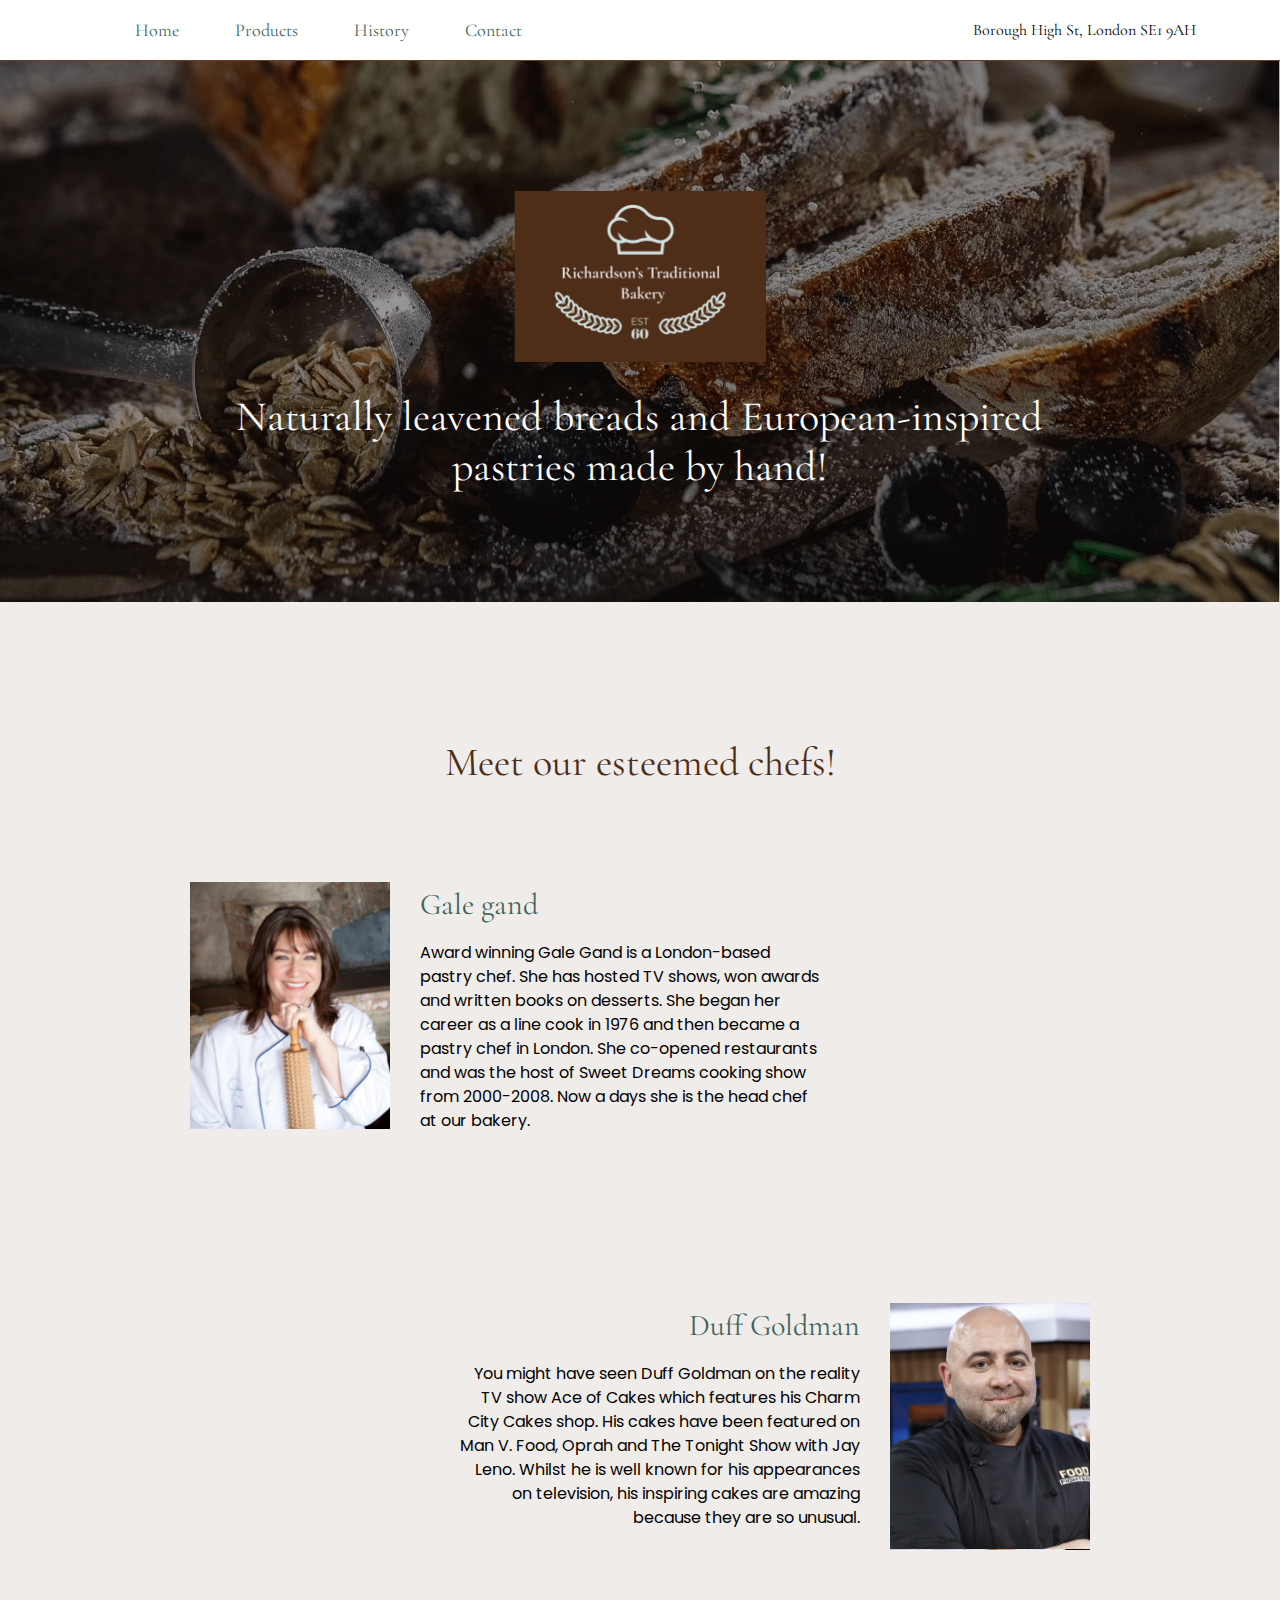
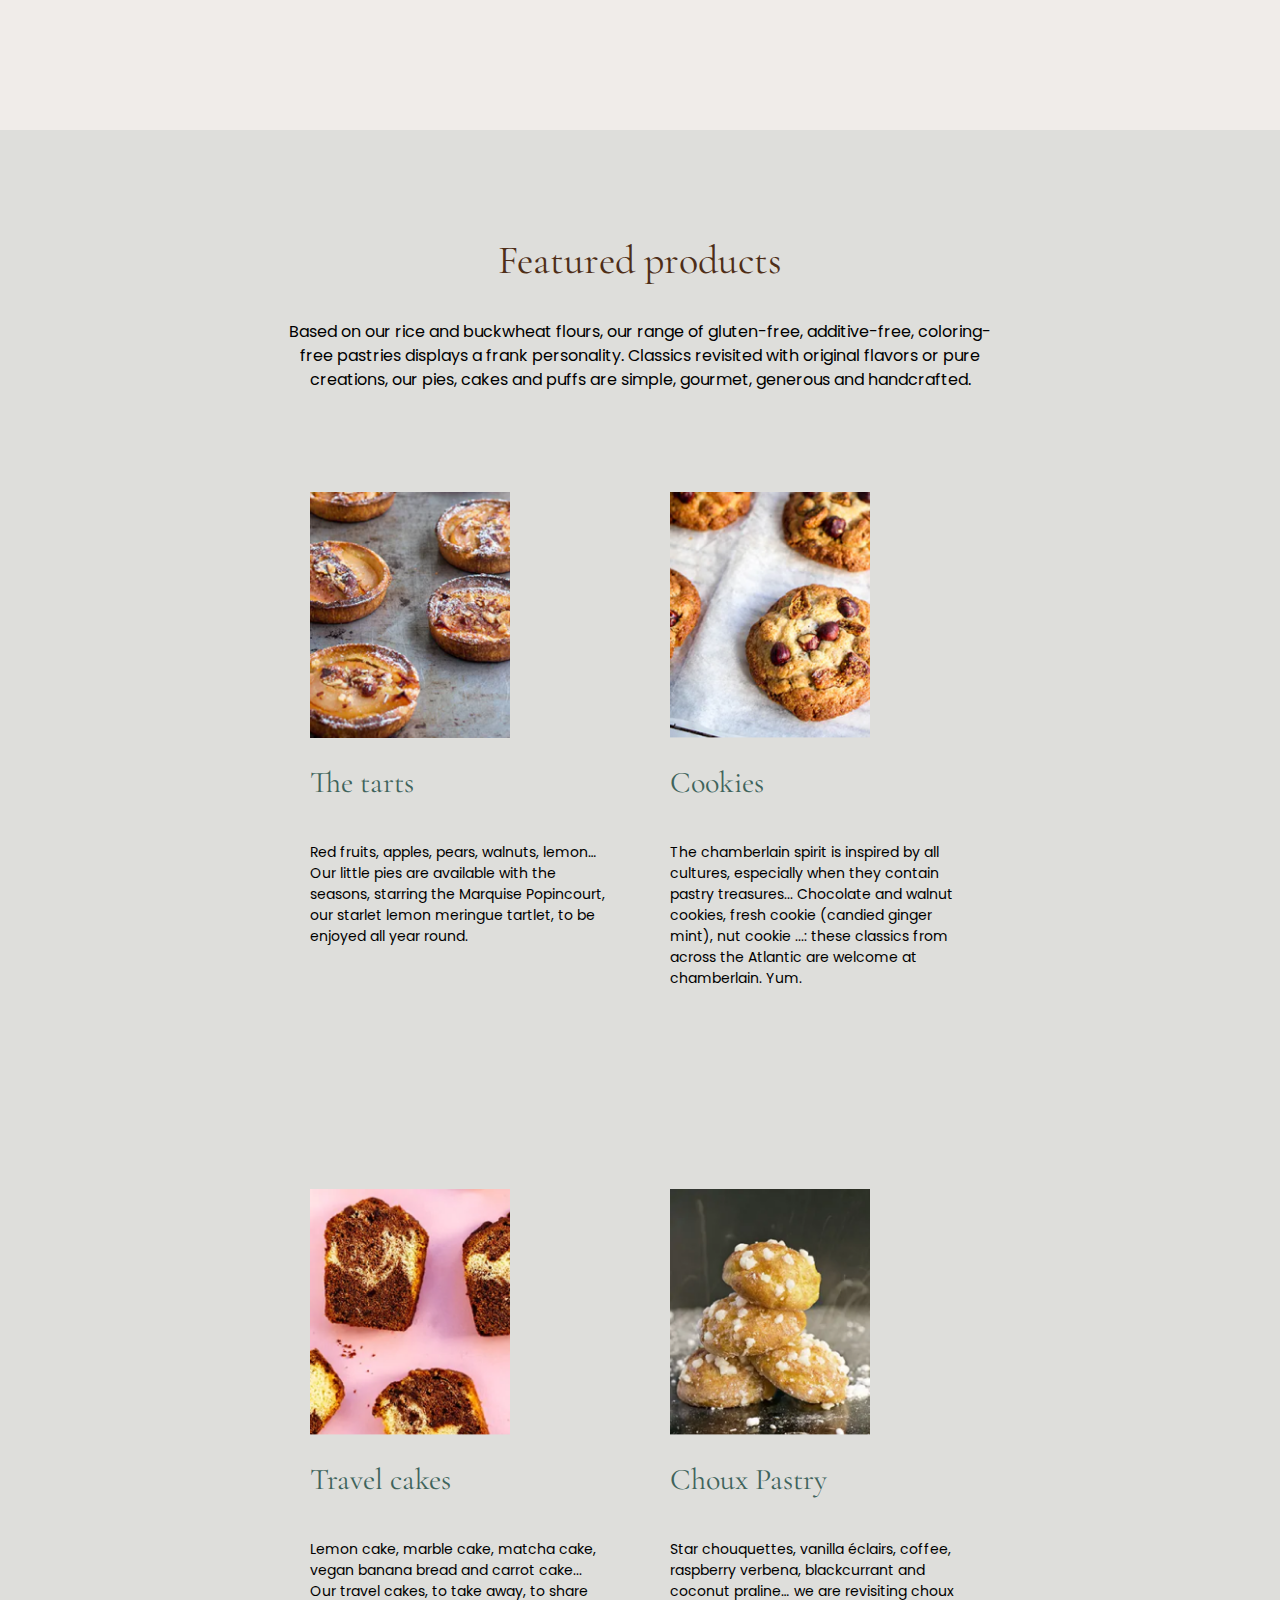
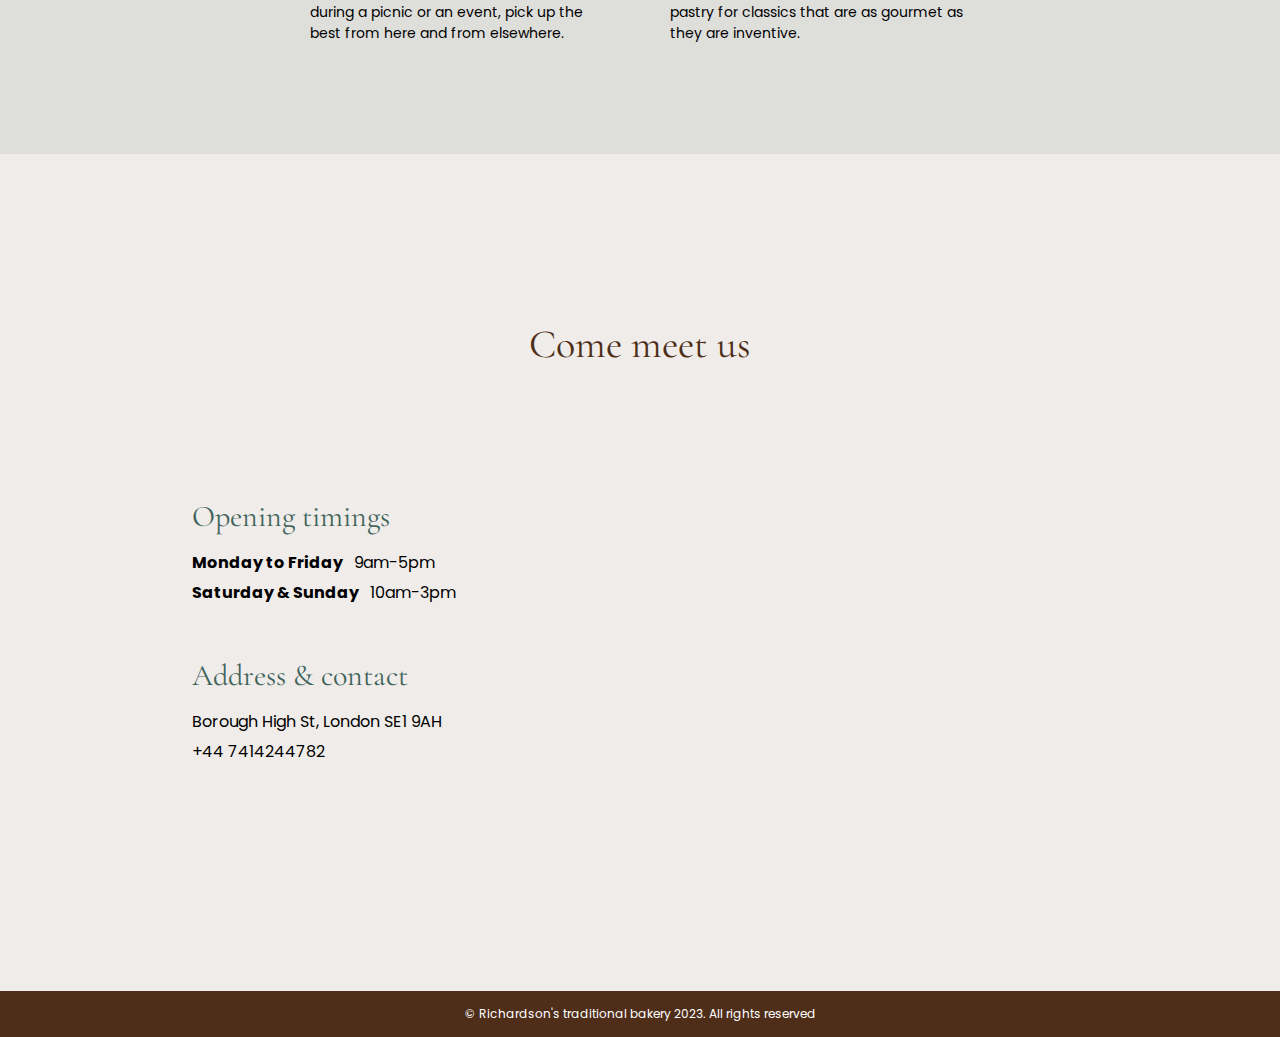
<file: index.html>
<!DOCTYPE html>
<html lang="en">
<head>
    <meta charset="utf-8"/>
    <title>Richardson's bakery</title>
    <link href="style.css" rel="stylesheet"/>
    <link href="https://fonts.googleapis.com" rel="preconnect"/>
    <link crossorigin href="https://fonts.gstatic.com" rel="preconnect"/>
    <link
            href="https://fonts.googleapis.com/css2?family=Cormorant+Garamond:wght@600;700&family=Poppins:wght@400;700&display=swap"
            rel="stylesheet"
    />
    <meta content="width=device-width, initial-scale=1" name="viewport">
</head>
<body>
<!-- Start navigation -->
<nav>
    <ul>
        <li>
            <a href="./index.html">Home</a>
        </li>
        <li>
            <a href="./products.html">Products</a>
        </li>
        <li>
            <a href="./history.html">History</a>
        </li>
        <li>
            <a href="./contact.html">Contact</a>
        </li>
    </ul>
    <p>Borough High St, London SE1 9AH</p>
</nav>
<!-- End navigation -->

<!-- Start header -->
<header>
    <figure>
        <img alt="close-up of bread pieces" src="./img/logo.png"/>
        <figcaption>
            Naturally leavened breads and European-inspired pastries made by hand!
        </figcaption>
    </figure>
</header>
<!-- End header -->

<!-- Chefs' profile section -->
<section class="chefs">
    <h2>Meet our esteemed chefs!</h2>
    <!-- Gale Gand's profile -->

    <figure>
        <img
                alt="picture of a female chef smiling while holding a rolling pin"
                src="./img/gale-gand.png"
        />
        <figcaption>
            <h3>Gale gand</h3>
            <p>
                Award winning Gale Gand is a London-based pastry chef. She has hosted TV
                shows, won awards and written books on desserts. She began her career as
                a line cook in 1976 and then became a pastry chef in London. She
                co-opened restaurants and was the host of Sweet Dreams cooking show from
                2000-2008. Now a days she is the head chef at our bakery.
            </p>
        </figcaption>
    </figure>
    <!-- Duff Goldman's profile -->
    <figure>
        <figcaption>
            <h3>Duff Goldman</h3>
            <p>
                You might have seen Duff Goldman on the reality TV show Ace of Cakes
                which features his Charm City Cakes shop. His cakes have been featured
                on Man V. Food, Oprah and The Tonight Show with Jay Leno. Whilst he is
                well known for his appearances on television, his inspiring cakes are
                amazing because they are so unusual.
            </p>
        </figcaption>
        <img
                alt="picture of of a male chef smiling"
                src="./img/duff-goldman.png"
        />
    </figure>
</section>
<!-- Featured products section -->
<section class="products">
    <h2>Featured products</h2>
    <p>
        Based on our rice and buckwheat flours, our range of gluten-free,
        additive-free, coloring-free pastries displays a frank personality.
        Classics revisited with original flavors or pure creations, our pies,
        cakes and puffs are simple, gourmet, generous and handcrafted.
    </p>
    <div>
        <figure>
            <img alt="image of tarts" src="./img/The tarts.png"/>
            <figcaption>
                <h3>The tarts</h3>
                <p>
                    Red fruits, apples, pears, walnuts, lemon… Our little pies are
                    available with the seasons, starring the Marquise Popincourt, our
                    starlet lemon meringue tartlet, to be enjoyed all year round.
                </p>
            </figcaption>
        </figure>
        <figure>
            <img alt="image of cookies" src="./img/cookies.png"/>
            <figcaption>
                <h3>Cookies</h3>
                <p>
                    The chamberlain spirit is inspired by all cultures, especially when
                    they contain pastry treasures... Chocolate and walnut cookies, fresh
                    cookie (candied ginger mint), nut cookie ...: these classics from
                    across the Atlantic are welcome at chamberlain. Yum.
                </p>
            </figcaption>
        </figure>
        <figure>
            <img alt="image of travel cakes" src="./img/Travel cakes.png"/>
            <figcaption>
                <h3>Travel cakes</h3>
                <p>
                    Lemon cake, marble cake, matcha cake, vegan banana bread and carrot
                    cake... Our travel cakes, to take away, to share during a picnic or an
                    event, pick up the best from here and from elsewhere.
                </p>
            </figcaption>
        </figure>
        <figure>
            <img alt="image of choux pastry" src="./img/Choux pastry.png"/>
            <figcaption>
                <h3>Choux Pastry</h3>
                <p>
                    Star chouquettes, vanilla éclairs, coffee, raspberry verbena,
                    blackcurrant and coconut praline… we are revisiting choux pastry for
                    classics that are as gourmet as they are inventive.
                </p>
            </figcaption>
        </figure>
    </div>
</section>
<!-- End of featured products section -->

<!-- Come meet us section -->
<section class="come-to-us">
    <h2>Come meet us</h2>
    <div class="come-to-us__wrapper">
        <div class="come-to-us__text">
            <h3>Opening timings</h3>
            <p><span>Monday to Friday</span>9am-5pm</p>
            <p><span>Saturday & Sunday</span>10am-3pm</p>
            <h3>Address & contact</h3>
            <p>Borough High St, London SE1 9AH</p>
            <p>+44 7414244782</p>
        </div>
        <div class="come-to-us__map">
            <iframe
                    allowfullscreen=""
                    loading="lazy"
                    referrerpolicy="no-referrer-when-downgrade"
                    src="https://www.google.com/maps/embed?pb=!1m18!1m12!1m3!1d2483.531182018508!2d-0.09371028456064745!3d51.503470179634455!2m3!1f0!2f0!3f0!3m2!1i1024!2i768!4f13.1!3m3!1m2!1s0x487603583d04cbcb%3A0x3b533da7da22f1dc!2sBorough%20High%20St%2C%20London!5e0!3m2!1sen!2suk!4v1675006922172!5m2!1sen!2suk"
            ></iframe>
        </div>
    </div>
</section>
<!-- End of come meet us section -->

<!-- Footer start -->
<footer>
    <p>© Richardson&apos;s traditional bakery 2023. All rights reserved</p>
</footer>
<!-- Footer end -->
</body>
</html>
</file>
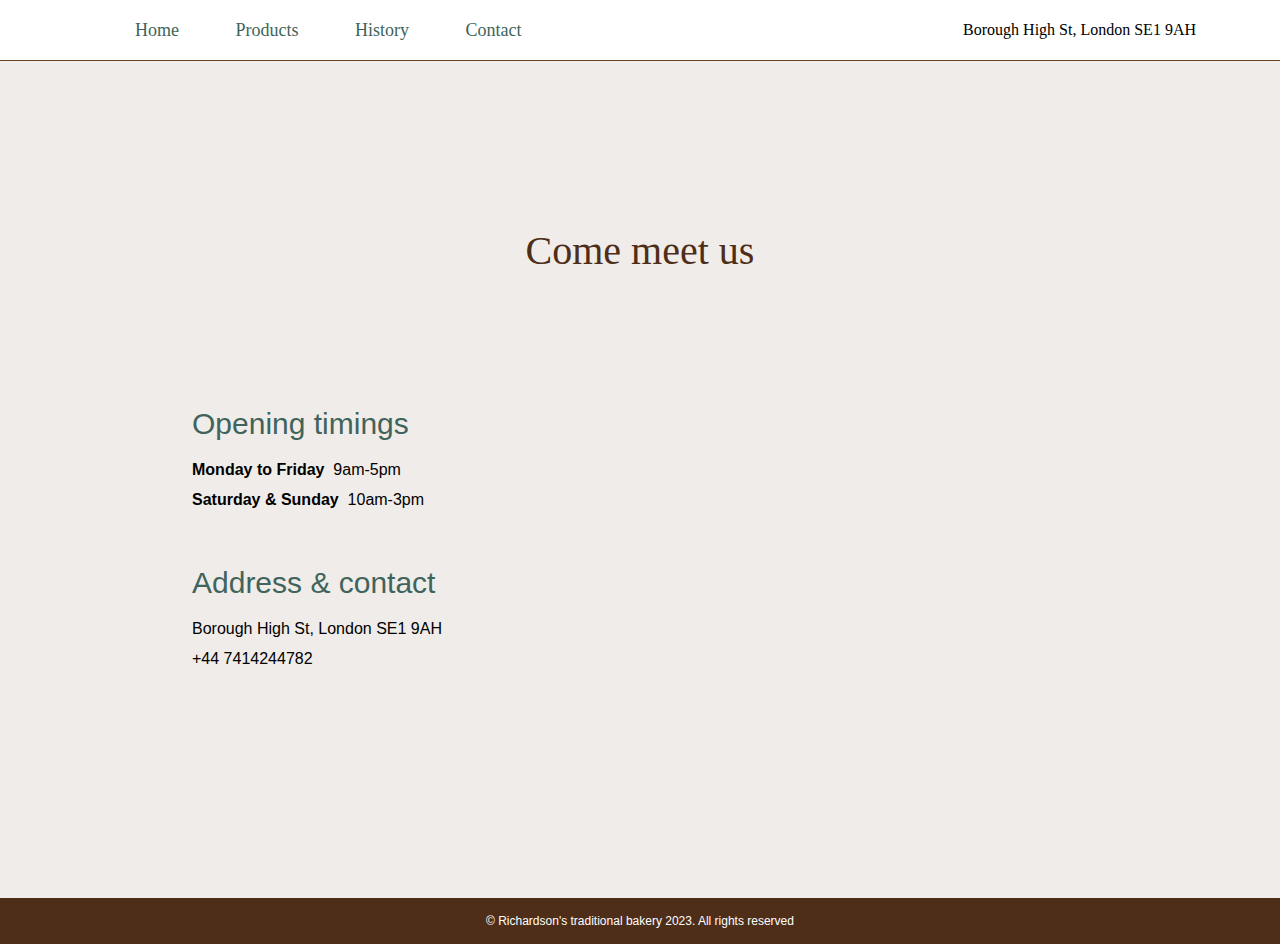
<file: contact.html>
<!DOCTYPE html>
<html lang="en">
<head>
    <meta charset="utf-8"/>
    <title>Contact Us</title>
    <link href="style.css" rel="stylesheet"/>
    <meta content="width=device-width, initial-scale=1" name="viewport">
</head>
<body>
<!-- Start navigation -->
<nav>
    <ul>
        <li>
            <a href="./index.html">Home</a>
        </li>
        <li>
            <a href="./products.html">Products</a>
        </li>
        <li>
            <a href="./history.html">History</a>
        </li>
        <li>
            <a href="./contact.html">Contact</a>
        </li>
    </ul>
    <p>Borough High St, London SE1 9AH</p>
</nav>
<!-- End navigation -->
<!-- Come meet us section -->
<section class="come-to-us">
    <h2>Come meet us</h2>
    <div class="come-to-us__wrapper">
        <div class="come-to-us__text">
            <h3>Opening timings</h3>
            <p><span>Monday to Friday</span>9am-5pm</p>
            <p><span>Saturday & Sunday</span>10am-3pm</p>
            <h3>Address & contact</h3>
            <p>Borough High St, London SE1 9AH</p>
            <p>+44 7414244782</p>
        </div>
        <div class="come-to-us__map">
            <iframe
                    allowfullscreen=""
                    loading="lazy"
                    referrerpolicy="no-referrer-when-downgrade"
                    src="https://www.google.com/maps/embed?pb=!1m18!1m12!1m3!1d2483.531182018508!2d-0.09371028456064745!3d51.503470179634455!2m3!1f0!2f0!3f0!3m2!1i1024!2i768!4f13.1!3m3!1m2!1s0x487603583d04cbcb%3A0x3b533da7da22f1dc!2sBorough%20High%20St%2C%20London!5e0!3m2!1sen!2suk!4v1675006922172!5m2!1sen!2suk"
            ></iframe>
        </div>
    </div>
</section>
<!-- End of come meet us section -->
<footer>
    <p>© Richardson&apos;s traditional bakery 2023. All rights reserved</p>
</footer>
</body>
</html>
</file>
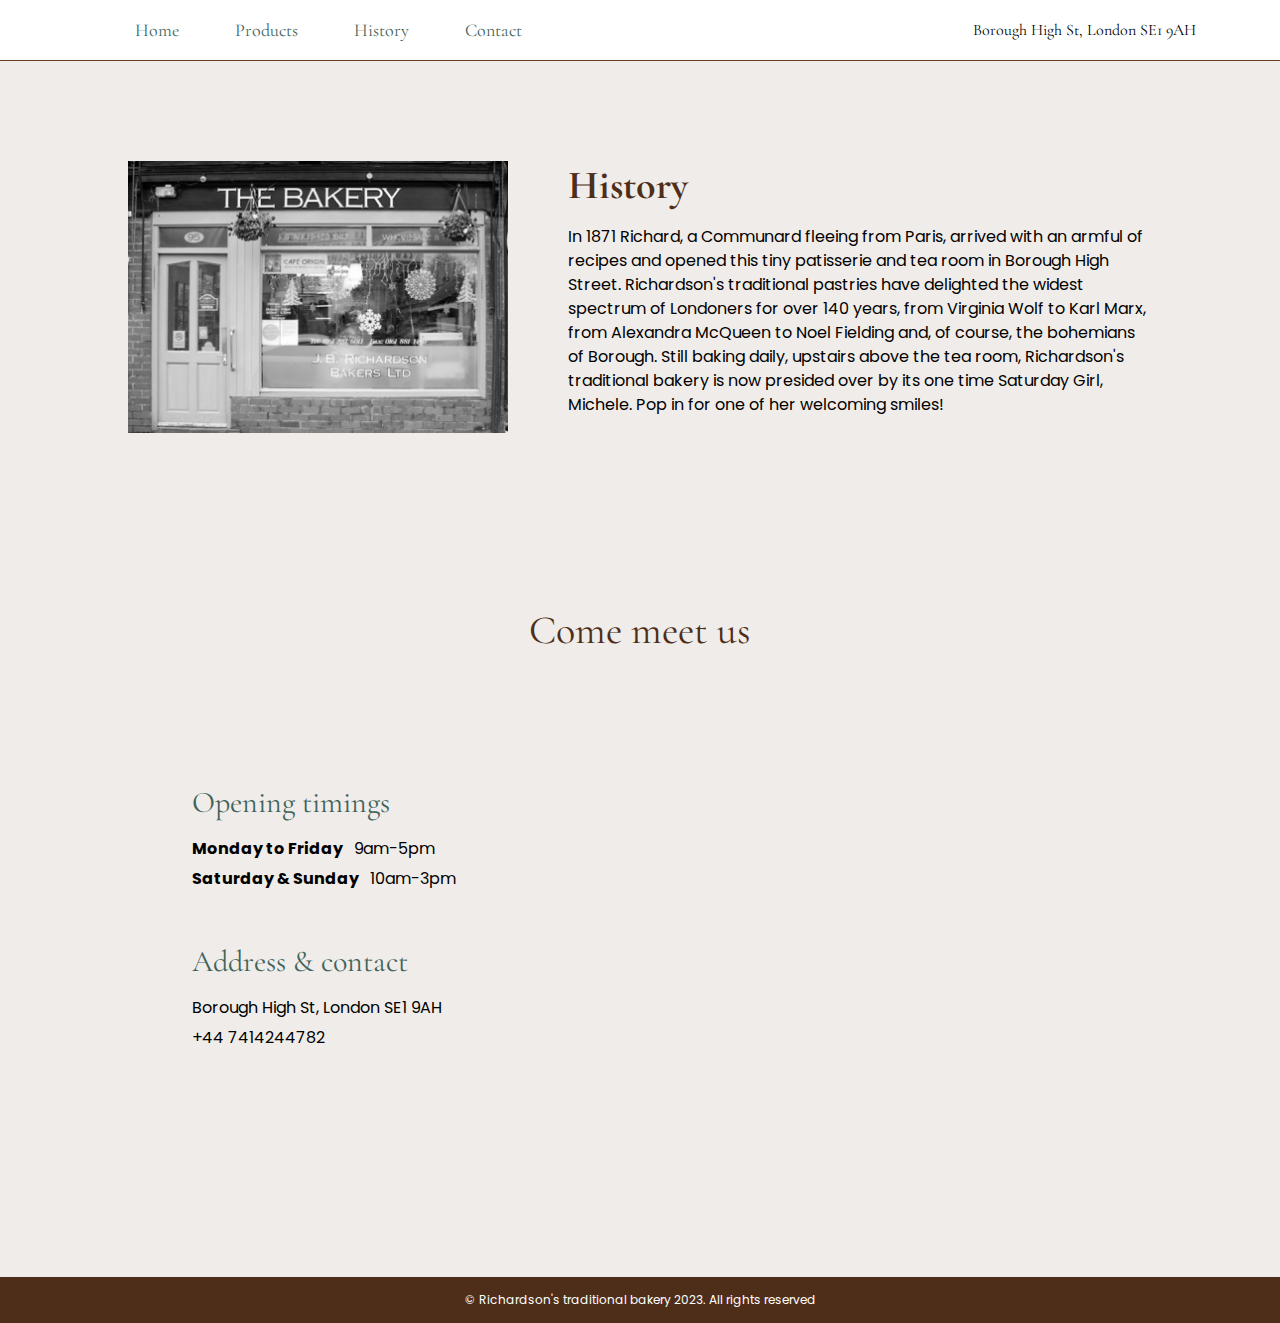
<file: history.html>
<!DOCTYPE html>
<html lang="en">
<head>
    <meta charset="utf-8"/>
    <title>History</title>
    <link href="style.css" rel="stylesheet"/>
    <link href="https://fonts.googleapis.com" rel="preconnect"/>
    <link crossorigin href="https://fonts.gstatic.com" rel="preconnect"/>
    <link
            href="https://fonts.googleapis.com/css2?family=Cormorant+Garamond:wght@600;700&family=Poppins:wght@400;700&display=swap"
            rel="stylesheet"
    />
    <meta content="width=device-width, initial-scale=1" name="viewport">
</head>
<body>
<!-- Start navigation -->
<nav>
    <ul>
        <li>
            <a href="./index.html">Home</a>
        </li>
        <li>
            <a href="./products.html">Products</a>
        </li>
        <li>
            <a href="./history.html">History</a>
        </li>
        <li>
            <a href="./contact.html">Contact</a>
        </li>
    </ul>
    <p>Borough High St, London SE1 9AH</p>
</nav>
<!-- End navigation -->

<!-- History section -->
<section class="history">
    <div class="history__wrapper">
        <div class="history__image">
            <img alt="black and white picture of a bakery shop front" src="./img/our-story.png">
        </div>
        <div class="history__text">
            <h1>History</h1>
            <p>
                In 1871 Richard, a Communard fleeing from Paris, arrived with an armful of
                recipes and opened this tiny patisserie and tea room in Borough High
                Street. Richardson&apos;s traditional pastries have delighted the widest
                spectrum of Londoners for over 140 years, from Virginia Wolf to Karl Marx,
                from Alexandra McQueen to Noel Fielding and, of course, the bohemians of
                Borough. Still baking daily, upstairs above the tea room, Richardson&apos;s
                traditional bakery is now presided over by its one time Saturday Girl,
                Michele. Pop in for one of her welcoming smiles!
            </p>
        </div>
    </div>
</section>
<!-- End history section -->

<!-- Come meet us section -->
<section class="come-to-us">
    <h2>Come meet us</h2>
    <div class="come-to-us__wrapper">
        <div class="come-to-us__text">
            <h3>Opening timings</h3>
            <p><span>Monday to Friday</span>9am-5pm</p>
            <p><span>Saturday & Sunday</span>10am-3pm</p>
            <h3>Address & contact</h3>
            <p>Borough High St, London SE1 9AH</p>
            <p>+44 7414244782</p>
        </div>
        <div class="come-to-us__map">
            <iframe
                    allowfullscreen=""
                    loading="lazy"
                    referrerpolicy="no-referrer-when-downgrade"
                    src="https://www.google.com/maps/embed?pb=!1m18!1m12!1m3!1d2483.531182018508!2d-0.09371028456064745!3d51.503470179634455!2m3!1f0!2f0!3f0!3m2!1i1024!2i768!4f13.1!3m3!1m2!1s0x487603583d04cbcb%3A0x3b533da7da22f1dc!2sBorough%20High%20St%2C%20London!5e0!3m2!1sen!2suk!4v1675006922172!5m2!1sen!2suk"
            ></iframe>
        </div>
    </div>
</section>
<!-- End of come meet us section -->

<!-- Footer start -->
<footer>
    <p>© Richardson&apos;s traditional bakery 2023. All rights reserved</p>
</footer>
<!-- Footer end -->
</body>
</html>
</file>
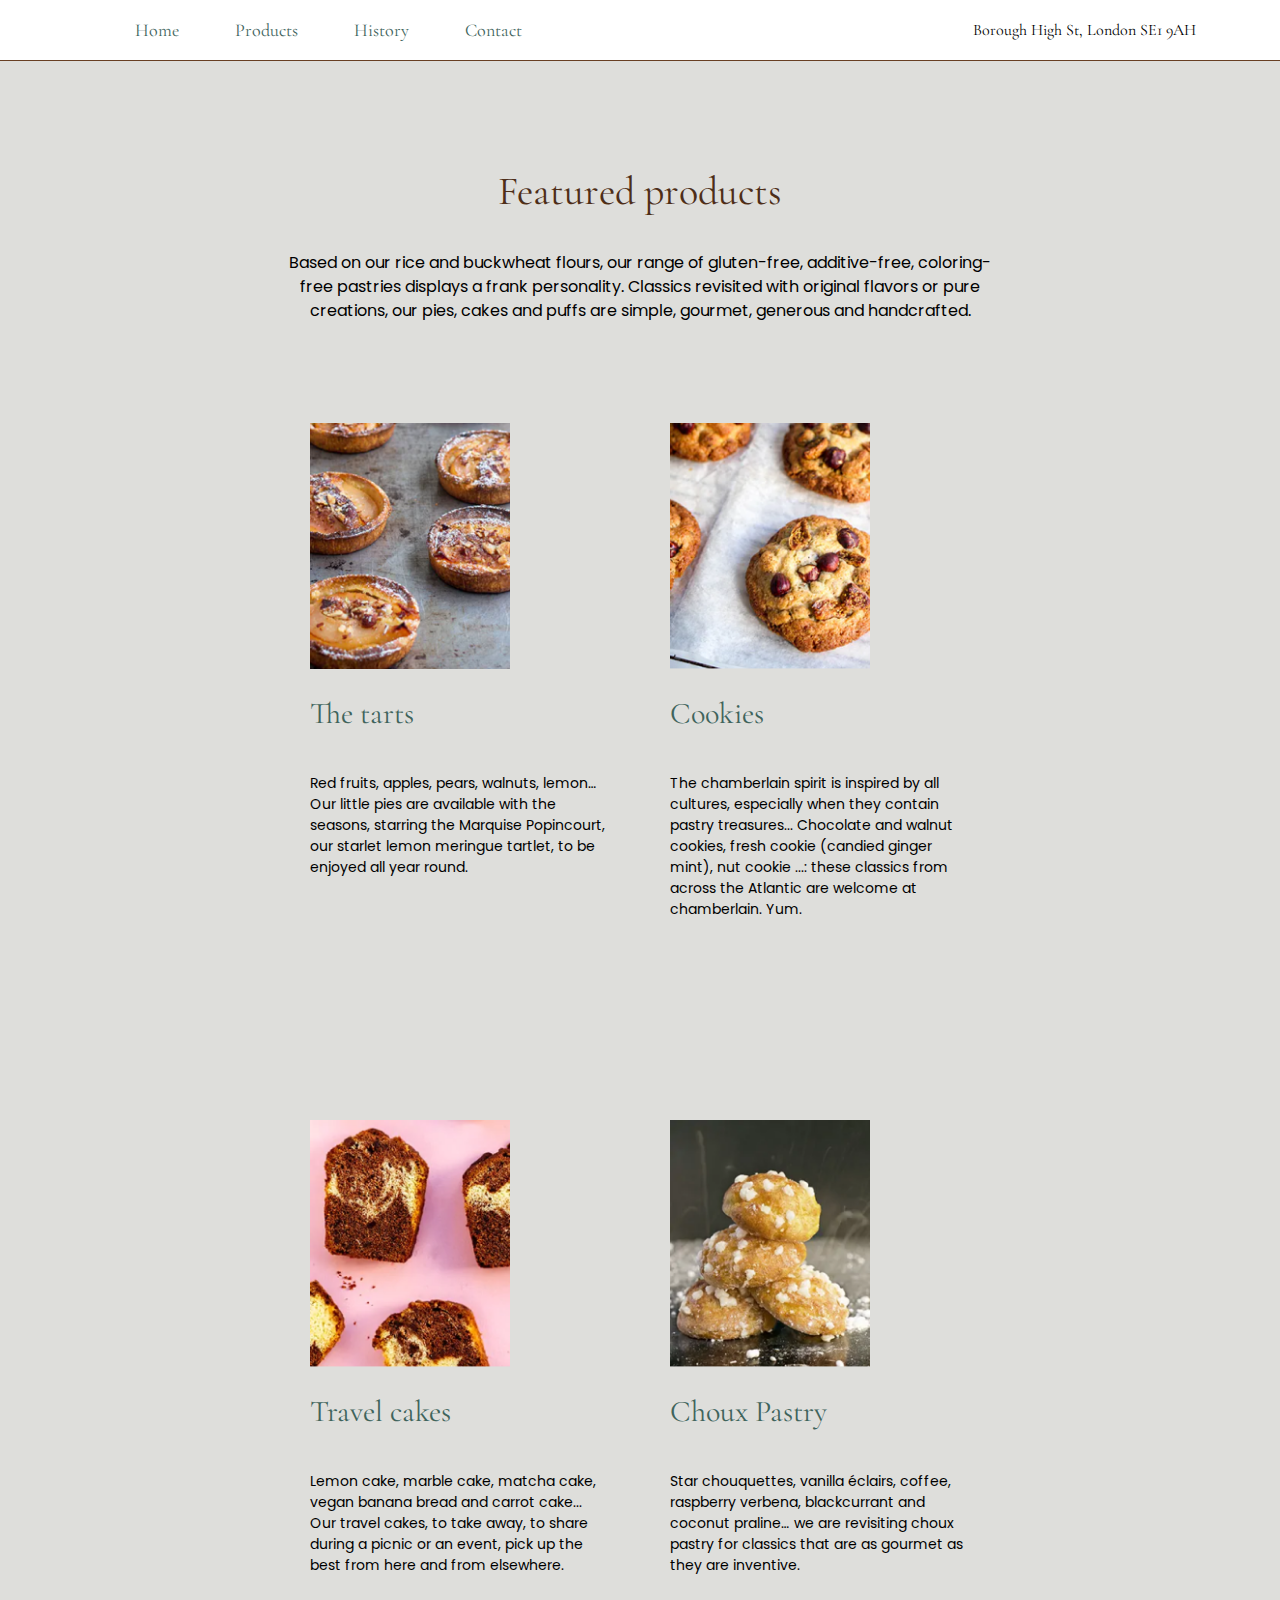
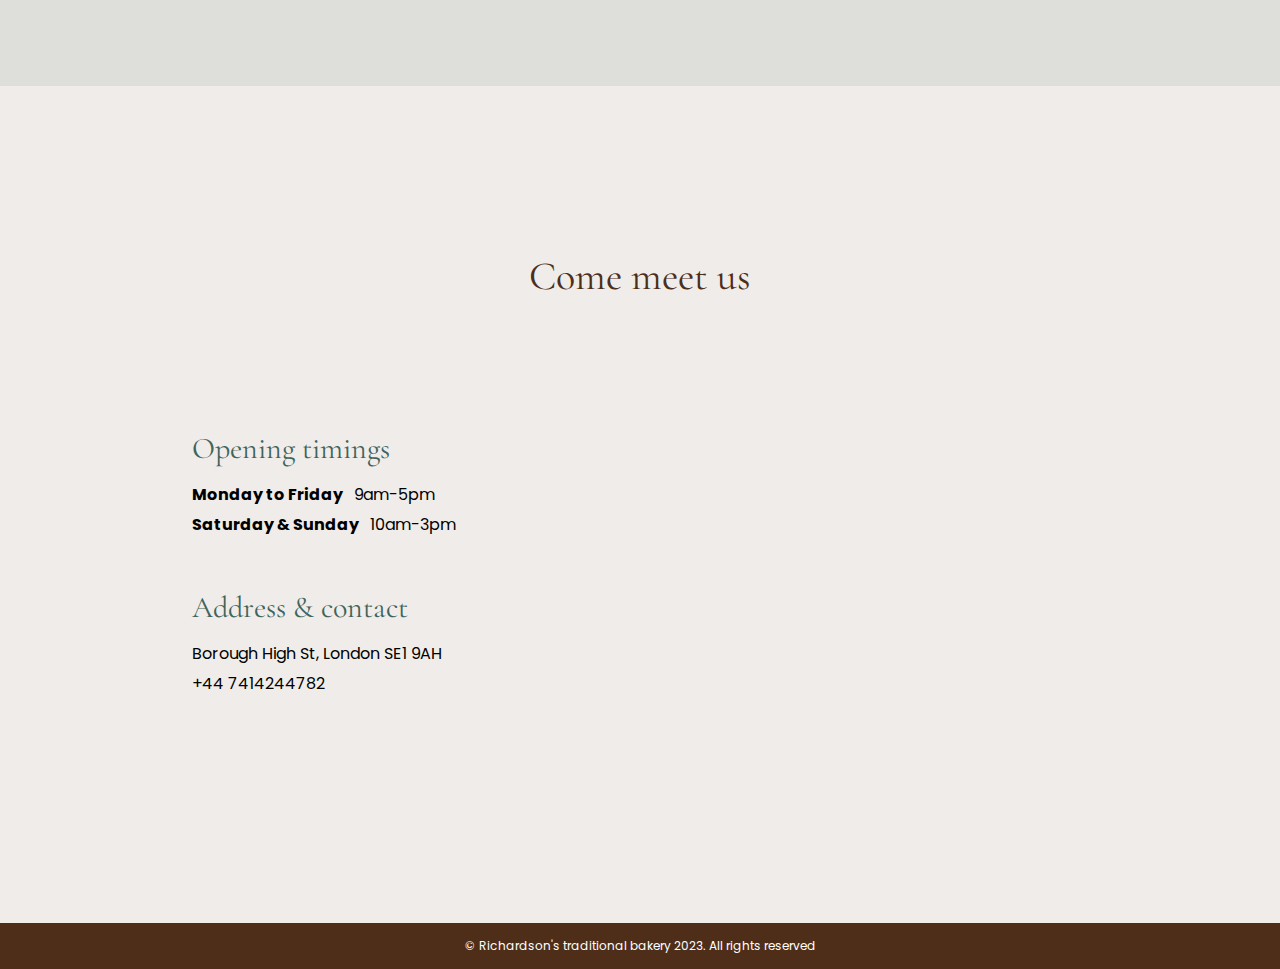
<file: products.html>
<!DOCTYPE html>
<html lang="en">
<head>
    <meta charset="utf-8"/>
    <title>Products</title>
    <link href="style.css" rel="stylesheet"/>
    <link href="https://fonts.googleapis.com" rel="preconnect"/>
    <link crossorigin href="https://fonts.gstatic.com" rel="preconnect"/>
    <link
            href="https://fonts.googleapis.com/css2?family=Cormorant+Garamond:wght@600;700&family=Poppins:wght@400;700&display=swap"
            rel="stylesheet"
    />
    <meta content="width=device-width, initial-scale=1" name="viewport">
</head>
<body>
<!-- Start navigation -->
<nav>
    <ul>
        <li>
            <a href="./index.html">Home</a>
        </li>
        <li>
            <a href="./products.html">Products</a>
        </li>
        <li>
            <a href="./history.html">History</a>
        </li>
        <li>
            <a href="./contact.html">Contact</a>
        </li>
    </ul>
    <p>Borough High St, London SE1 9AH</p>
</nav>
<!-- End navigation -->
<!-- Featured products section -->
<section class="products">
    <h2>Featured products</h2>
    <p>
        Based on our rice and buckwheat flours, our range of gluten-free,
        additive-free, coloring-free pastries displays a frank personality.
        Classics revisited with original flavors or pure creations, our pies,
        cakes and puffs are simple, gourmet, generous and handcrafted.
    </p>
    <div>
        <figure>
            <img alt="image of tarts" src="./img/The tarts.png"/>
            <figcaption>
                <h3>The tarts</h3>
                <p>
                    Red fruits, apples, pears, walnuts, lemon… Our little pies are
                    available with the seasons, starring the Marquise Popincourt, our
                    starlet lemon meringue tartlet, to be enjoyed all year round.
                </p>
            </figcaption>
        </figure>
        <figure>
            <img alt="image of cookies" src="./img/cookies.png"/>
            <figcaption>
                <h3>Cookies</h3>
                <p>
                    The chamberlain spirit is inspired by all cultures, especially when
                    they contain pastry treasures... Chocolate and walnut cookies, fresh
                    cookie (candied ginger mint), nut cookie ...: these classics from
                    across the Atlantic are welcome at chamberlain. Yum.
                </p>
            </figcaption>
        </figure>
        <figure>
            <img alt="image of travel cakes" src="./img/Travel cakes.png"/>
            <figcaption>
                <h3>Travel cakes</h3>
                <p>
                    Lemon cake, marble cake, matcha cake, vegan banana bread and carrot
                    cake... Our travel cakes, to take away, to share during a picnic or an
                    event, pick up the best from here and from elsewhere.
                </p>
            </figcaption>
        </figure>
        <figure>
            <img alt="image of choux pastry" src="./img/Choux pastry.png"/>
            <figcaption>
                <h3>Choux Pastry</h3>
                <p>
                    Star chouquettes, vanilla éclairs, coffee, raspberry verbena,
                    blackcurrant and coconut praline… we are revisiting choux pastry for
                    classics that are as gourmet as they are inventive.
                </p>
            </figcaption>
        </figure>
    </div>
</section>
<!-- End of featured products section -->

<!-- Come meet us section -->
<section class="come-to-us">
    <h2>Come meet us</h2>
    <div class="come-to-us__wrapper">
        <div class="come-to-us__text">
            <h3>Opening timings</h3>
            <p><span>Monday to Friday</span>9am-5pm</p>
            <p><span>Saturday & Sunday</span>10am-3pm</p>
            <h3>Address & contact</h3>
            <p>Borough High St, London SE1 9AH</p>
            <p>+44 7414244782</p>
        </div>
        <div class="come-to-us__map">
            <iframe
                    allowfullscreen=""
                    loading="lazy"
                    referrerpolicy="no-referrer-when-downgrade"
                    src="https://www.google.com/maps/embed?pb=!1m18!1m12!1m3!1d2483.531182018508!2d-0.09371028456064745!3d51.503470179634455!2m3!1f0!2f0!3f0!3m2!1i1024!2i768!4f13.1!3m3!1m2!1s0x487603583d04cbcb%3A0x3b533da7da22f1dc!2sBorough%20High%20St%2C%20London!5e0!3m2!1sen!2suk!4v1675006922172!5m2!1sen!2suk"
            ></iframe>
        </div>
    </div>
</section>
<footer>
    <p>© Richardson&apos;s traditional bakery 2023. All rights reserved</p>
</footer>
</body>
</html>
</file>
<file: style.css>
/* http://meyerweb.com/eric/tools/css/reset/
   v2.0 | 20110126
   License: none (public domain)
*/

html, body, div, span, applet, object, iframe,
h1, h2, h3, h4, h5, h6, p, blockquote, pre,
a, abbr, acronym, address, big, cite, code,
del, dfn, em, img, ins, kbd, q, s, samp,
small, strike, strong, sub, sup, tt, var,
b, u, i, center,
dl, dt, dd, ol, ul, li,
fieldset, form, label, legend,
table, caption, tbody, tfoot, thead, tr, th, td,
article, aside, canvas, details, embed,
figure, figcaption, footer, header, hgroup,
menu, nav, output, ruby, section, summary,
time, mark, audio, video {
    margin: 0;
    padding: 0;
    border: 0;
    font: inherit;
    vertical-align: baseline;
}

/* HTML5 display-role reset for older browsers */
article, aside, details, figcaption, figure,
footer, header, hgroup, menu, nav, section {
    display: block;
}

body {
    line-height: 1;
}

ol, ul {
    list-style: none;
}

blockquote, q {
    quotes: none;
}

/* End of reset */

/* general body styling */
:root {
    font-size: 10px;
}

body {
    font-family: "Poppins", Verdana, sans-serif;
    background-color: #ffffff;
    color: #000000;
    line-height: 1.5;
}

/* Nav styling */

nav {
    background: #FFFFFF;
    border-bottom: #683F23 solid .1rem;
    display: flex;
    justify-content: space-between;
    align-items: center;
    height: 6rem;
    padding: 0 8.4rem 0 13.5rem;
    font-family: "Cormorant Garamond", Georgia, Times, 'Times new roman', serif;
}

ul {
    display: inline-block;
}

ul li {
    display: inline-block;
    font-family: "Cormorant Garamond", Georgia, Times, 'Times new roman', serif;
    text-decoration: none;
}

ul li a {
    font-family: "Cormorant Garamond", Georgia, Times, 'Times new roman', serif;
    text-decoration: none;
    color: #40645C;
    font-size: 1.8rem;
    padding-right: 3em;
}

ul li a:hover {
    text-decoration: underline;
    text-underline-offset: .8rem;
    text-decoration-thickness: .1rem;
}

ul li a:active {
    color: #182F2A;
}

nav p {
    display: inline-block;
    font-size: 1.6rem;
}

/* End of nav styling */

/* Header styling */

header {
    background: url(./img/background-image.png) no-repeat;
    background-size: cover;
    margin: 0 auto;
    padding-top: 13rem;
    padding-bottom: 11rem;
}

header figure {
    display: block;
    margin: auto;
    width: 80%;
}

header figure img {
    display: block;
    margin: auto;
    width: 25.2rem;
    height: auto;
}

header figure figcaption {
    font-family: 'Cormorant Garamond', sans-serif;
    color: #FFFFFF;
    font-size: 4.2rem;
    text-align: center;
    display: block;
    margin: auto;
    margin-top: 3rem;
    width: 85%;
    line-height: 5rem;
}

/* End of header styling */

/* Common styles for sections */

h1 {
    font-family: Cormorant Garamond, serif;
    font-size: 4rem;
    font-weight: 700;
    line-height: 4.8rem;
    letter-spacing: 0;
    text-align: left;
    color: #4E2E18;
    margin-bottom: 1.6rem;
}

h2 {
    font-family: "Cormorant Garamond", Georgia, Times, 'Times new roman', serif;
    font-size: 4rem;
    color: #4E2E18;
    text-align: center;
}

h3 {
    color: #40645C;
    font-size: 3rem;
    font-family: "Cormorant Garamond", sans-serif;;
}

section {
    font-size: 1.6rem;
}

/* End of common styles */

/* Styling meet our chefs section */

.chefs {
    padding-top: 13rem;
    padding-bottom: 1rem;
    background: #F0ECE9;
}

.chefs figure {
    margin: auto;
    width: 80%;
    max-width: 90rem;
    display: flex;
    gap: 3rem;
    margin-top: 9rem;
    margin-bottom: 17rem;
}

.chefs figure:nth-child(even) {
    justify-content: flex-start;
}

.chefs figure:nth-child(odd) {
    justify-content: flex-end;
    text-align: right;
}

.chefs figcaption {
    width: 40rem;
}

.chefs h3 {
    margin-bottom: 1.4rem;
}

.chefs img {
    max-width: 20rem;
    height: fit-content;
}

/* End of styling chefs section */

/* Styling of products section */
.products {
    padding-top: 10rem;
    padding-bottom: 1rem;
    background: #DEDEDB;
}

.products p {
    width: 55%;
    margin: auto;
    padding-top: 3rem;
    padding-bottom: 10rem;
    text-align: center;
}

.products div {
    margin: auto;
    width: 60%;
    max-width: 90rem;
    display: flex;
    flex-wrap: wrap;
    justify-content: center;
    align-items: flex-start;
    gap: 10rem 6rem;
}

.products figure {
    display: flex;
    flex-direction: column;
    width: 30rem;
}

.products img {
    width: 20rem;
}

.products h3 {
    margin-top: 2.2rem;
    margin-bottom: .7rem;
}

.products figcaption p {
    font-size: 1.4rem;
    text-align: left;
    width: 100%;
}

/* End of products section */

/* Come to us section */

.come-to-us {
    padding-top: 16rem;
    padding-bottom: 19rem;
    background: #f0ece9;
}

.come-to-us h2 {
    margin-bottom: 12rem;
}

.come-to-us__wrapper {
    margin: auto;
    width: 70%;
    max-width: 90rem;
    display: flex;
}

.come-to-us__text {
    width: 37rem;
}

.come-to-us__text h3 {
    margin-bottom: 1.2rem;
}

.come-to-us__text p {
    margin-bottom: .6rem;
}

.come-to-us__text p:nth-child(3) {
    margin-bottom: 4.8rem;
}

.come-to-us__text span {
    font-weight: 700;
    margin-right: 1ch;
}

.come-to-us__map iframe {
    width: 48rem;
    height: 30rem;
    border: 0;
}

/* End come to us section */

/* History section */

.history {
    background: #F0ECE9;
    padding-top: 10rem;
}

.history__wrapper {
    display: flex;
    gap: 6rem;
    width: 80%;
    margin: auto;
}

.history img {
    max-width: 38rem;
}

/* end of history section */

/* Footer styling */
footer {
    background-color: #4E2E18;
    color: #FFFFFF;
    font-size: 1.2rem;
}

footer p {
    text-align: center;
    padding: 1.4rem;
}

/* Media queries */

@media (max-width: 700px) {
    nav {
        align-items: center;
        justify-content: space-evenly;
        flex-direction: column;
        height: 12rem;
        padding: 0;
    }

    nav ul {
        text-align: center;
    }

    ul li a {
        padding: 0 1rem;
    }

    header {
        padding-top: 3rem;
        padding-bottom: 4.7rem;
    }

    header figure img {
        width: 15.2rem;
        height: auto;
    }

    header figure figcaption {
        font-size: 3rem;
        margin-top: 1.2rem;
        width: 85%;
        line-height: 3.6rem;
    }

    .chefs {
        padding: 4rem 3rem 2.2rem 3rem;
    }

    .chefs figure {
        margin: auto;
        width: auto;
        display: flex;
        flex-direction: column;
        margin-top: 4rem;
        margin-bottom: 7.6rem;
    }

    .chefs figcaption {
        width: 100%;
    }

    .chefs figure:nth-child(odd) {
        flex-direction: column-reverse;
        text-align: left;
    }

    .products {
        padding-top: 8.6rem;
        padding-bottom: 10rem;
    }

    .products p {
        width: 80%;
        padding-bottom: 6.7rem;
    }

    .products div {
        flex-direction: column;
        gap: 6rem;
    }

    .products figure {
        display: flex;
        flex-direction: column;
        width: 100%;
    }

    .products figcaption p {
        padding: 0;
    }

    .come-to-us {
        padding-top: 6.6rem;
        padding-bottom: 4.2rem;
    }

    .come-to-us h2 {
        margin-bottom: 4.2rem;
    }

    .come-to-us__wrapper {
        display: flex;
        flex-direction: column-reverse;
    }

    .come-to-us__text {
        width: auto;
    }

    .come-to-us__map iframe {
        width: 100%;
        height: 20rem;
        margin-bottom: 5rem;
    }

    .history {
        padding-top: 0;
    }

    .history__wrapper {
        display: flex;
        flex-direction: column;
        width: 100%;
        margin: auto;
    }

    .history__text {
        padding: 3.8rem;
    }

    .history img {
        width: 100%;
    }
}

@media (min-width: 701px) and (max-width: 1279px) {
    nav {
        align-items: flex-start;
        justify-content: space-evenly;
        flex-direction: column;
        height: 12rem;
        padding: 0 5rem;
    }

    header {
        padding-top: 5rem;
        padding-bottom: 5rem;
    }

    header figure figcaption {
        font-size: 3rem;
        margin-top: 1.2rem;
        width: 85%;
        line-height: 3.6rem;
    }

    .chefs {
        padding-top: 12rem;
        padding-bottom: 4rem;
    }

    .chefs figure {
        margin: auto;
        width: 60%;
        display: flex;
        flex-direction: column;
        gap: 3rem;
        margin-top: 9rem;
        margin-bottom: 10rem;
    }

    .chefs figure:nth-child(odd) {
        flex-direction: column-reverse;
        text-align: left;
    }

    .products {
        padding-top: 9rem;
        padding-bottom: 12rem;
    }

    .products p {
        width: 75%;
    }

    .products div {
        flex-direction: column;
        gap: 6rem;
    }

    .products figure {
        display: flex;
        flex-direction: column;
        width: 32rem;
    }

    .products figcaption p {
        padding: 0;
    }

    .come-to-us {
        padding-top: 9rem;
        padding-bottom: 9rem;
    }

    .come-to-us__wrapper {
        display: flex;
        flex-direction: column-reverse;
    }

    .come-to-us__text {
        width: auto;
    }

    .come-to-us__map iframe {
        width: 100%;
        height: 50rem;
        margin-bottom: 5rem;
    }

    .history {
        padding-top: 6rem;
    }

    .history__wrapper {
        display: flex;
        flex-direction: column;
    }
}
</file>
